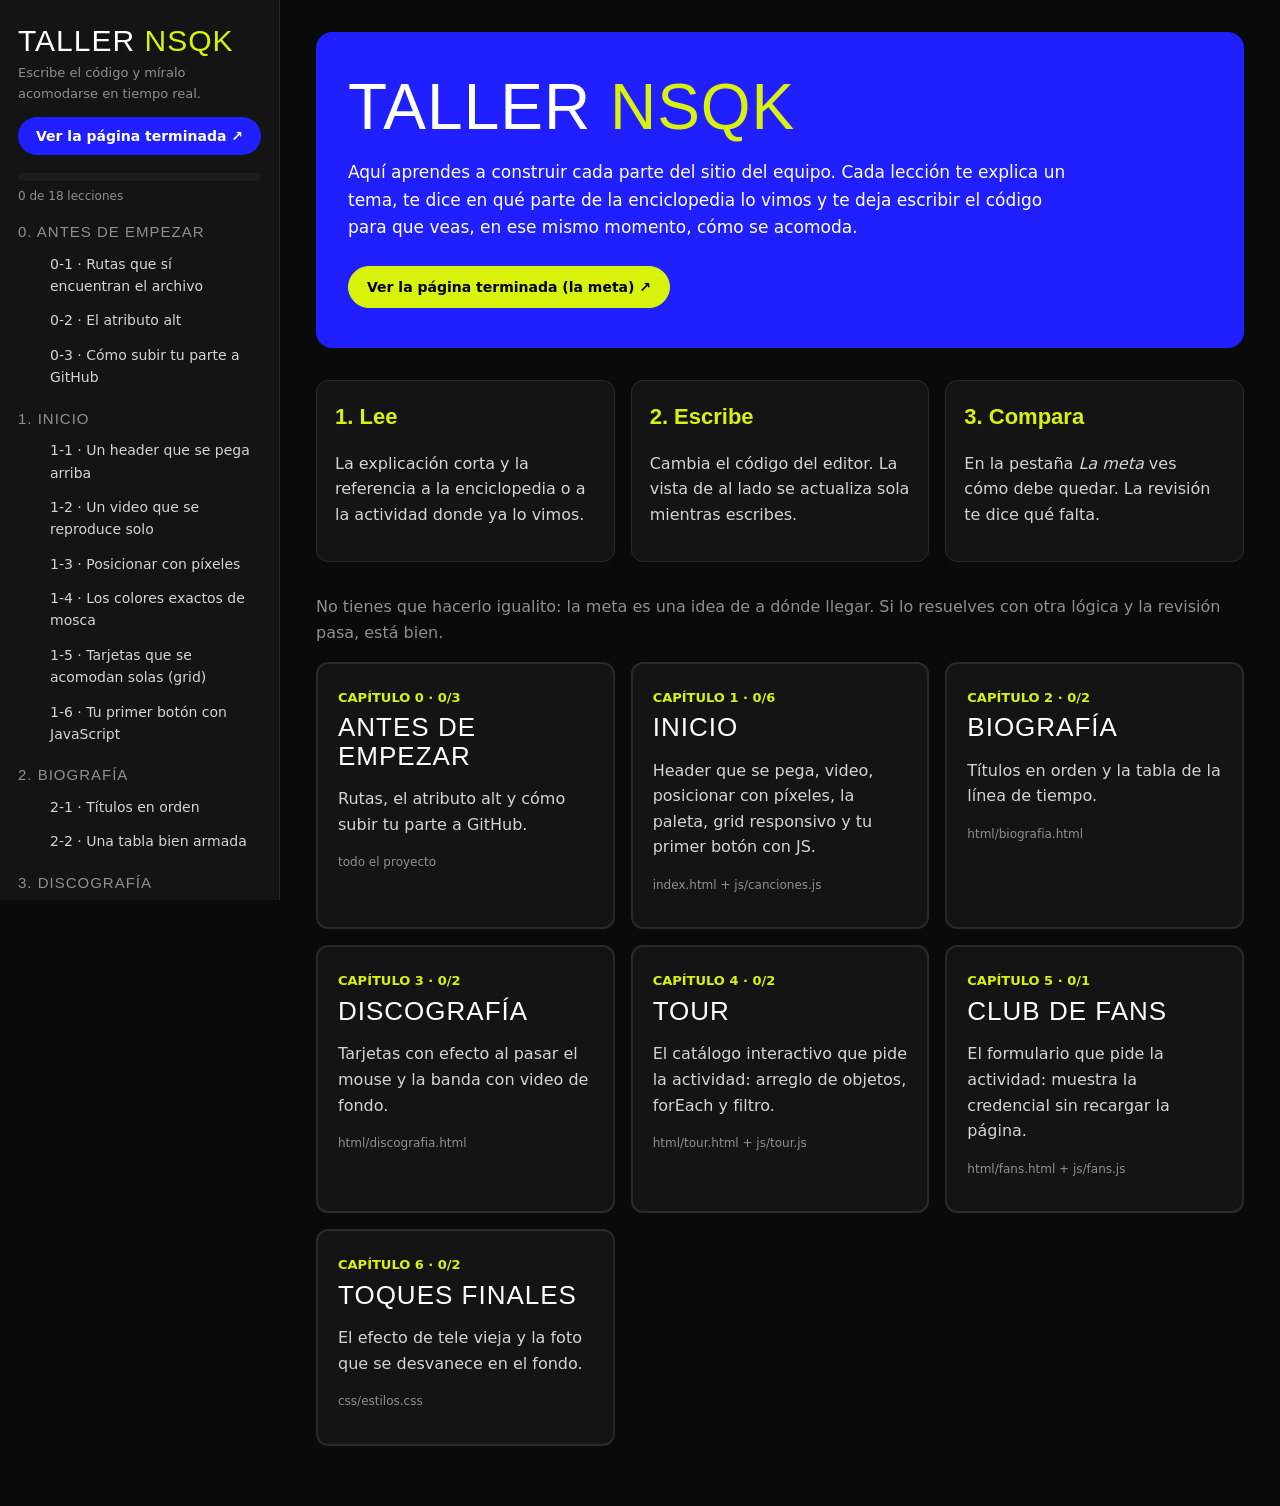
<file: index.html>
<!DOCTYPE html>
<html lang="es">
<head>
    <meta charset="UTF-8">
    <meta name="viewport" content="width=device-width, initial-scale=1.0">
    <title>Taller NSQK</title>
    <link rel="stylesheet" href="css/taller.css">
</head>
<body>

    <div class="app">

        <!-- Menu de capitulos y lecciones (lo llena taller.js) -->
        <aside class="lateral" id="lateral">
            <a href="#" class="marca">Taller <span>NSQK</span></a>
            <p class="lema">Escribe el código y míralo acomodarse en tiempo real.</p>
            <a href="meta/index.html" target="_blank" class="enlace-meta">Ver la página terminada ↗</a>
            <div class="progreso">
                <div class="progreso-barra"><div id="progreso-relleno"></div></div>
                <p id="progreso-texto">0 de 0 lecciones</p>
            </div>
            <nav id="menu"></nav>
        </aside>

        <button class="boton-menu" id="boton-menu" type="button">☰ Lecciones</button>

        <main class="contenido" id="contenido"></main>

    </div>

    <script src="js/lecciones.js"></script>
    <script src="js/taller.js"></script>
</body>
</html>
</file>
<file: css/taller.css>
/* Taller NSQK: estilos de la herramienta (no del proyecto) */

:root {
    --fondo: #0a0a0a;
    --panel: #141414;
    --panel-2: #1c1c1c;
    --borde: #2a2a2a;
    --texto: #d4d4d4;
    --suave: #8f8f8f;
    --azul: #1f1fff;
    --verde: #d9f20b;
    --rojo: #f87171;
    --bien: #4ade80;
    --codigo: #0d0d14;
}

* { box-sizing: border-box; }

body {
    margin: 0;
    background-color: var(--fondo);
    color: var(--texto);
    font-family: "Segoe UI", system-ui, -apple-system, Arial, sans-serif;
    line-height: 1.6;
}

h1, h2, h3, .marca {
    font-family: Impact, "Arial Narrow Bold", "Arial Black", sans-serif;
    text-transform: uppercase;
    letter-spacing: 1px;
    font-weight: normal;
    color: white;
    line-height: 1.1;
}

a { color: var(--verde); }

code {
    font-family: Consolas, "Cascadia Code", monospace;
    background: var(--panel-2);
    border: 1px solid var(--borde);
    border-radius: 4px;
    padding: 1px 5px;
    font-size: 0.9em;
    color: #f5f5f5;
}

pre {
    background: var(--codigo);
    border: 1px solid var(--borde);
    border-radius: 8px;
    padding: 12px 14px;
    overflow-x: auto;
    font-size: 13px;
    line-height: 1.5;
}

pre code { background: none; border: 0; padding: 0; }

/* ===== Estructura: menu a la izquierda, leccion a la derecha ===== */
.app {
    display: grid;
    grid-template-columns: 280px minmax(0, 1fr);
    min-height: 100vh;
}

.lateral {
    position: sticky;
    top: 0;
    z-index: 20;
    height: 100vh;
    overflow-y: auto;
    background: var(--panel);
    border-right: 1px solid var(--borde);
    padding: 24px 18px;
}

.marca {
    display: block;
    font-size: 30px;
    text-decoration: none;
    color: white;
}

.marca span { color: var(--verde); }

.lema { color: var(--suave); font-size: 13px; margin: 6px 0 12px; }

/* Enlace a la pagina terminada (la meta completa) */
.enlace-meta {
    display: block;
    text-align: center;
    background: var(--azul);
    color: white;
    font-weight: bold;
    font-size: 14px;
    text-decoration: none;
    border-radius: 99px;
    padding: 8px 12px;
    margin-bottom: 18px;
}

.enlace-meta:hover { background: white; color: black; }

.ver-meta-pagina {
    display: inline-block;
    margin-left: 10px;
    font-size: 13px;
    text-transform: none;
    letter-spacing: 0;
}

.progreso-barra {
    height: 8px;
    background: var(--panel-2);
    border-radius: 99px;
    overflow: hidden;
}

#progreso-relleno {
    height: 100%;
    width: 0;
    background: var(--verde);
    transition: width 0.4s;
}

#progreso-texto { font-size: 12px; color: var(--suave); margin: 6px 0 18px; }

.capitulo-menu { margin-bottom: 16px; }

.capitulo-menu h3 {
    font-size: 15px;
    color: var(--suave);
    margin: 0 0 6px;
}

.capitulo-menu a {
    display: flex;
    gap: 8px;
    align-items: baseline;
    padding: 6px 8px;
    border-radius: 6px;
    color: var(--texto);
    text-decoration: none;
    font-size: 14px;
}

.capitulo-menu a:hover { background: var(--panel-2); }
.capitulo-menu a.activa { background: var(--azul); color: white; }
.capitulo-menu .marca-hecha { width: 16px; flex-shrink: 0; color: var(--bien); }

.boton-menu { display: none; }

.contenido {
    padding: 32px 36px 60px;
    min-width: 0;
}

/* ===== Pantalla de inicio ===== */
.portada {
    background: var(--azul);
    border-radius: 16px;
    padding: 40px 32px;
    margin-bottom: 32px;
}

.portada h1 { font-size: 64px; margin: 0; }
.portada h1 span { color: var(--verde); }
.portada p { color: white; max-width: 720px; font-size: 17px; }

.pasos {
    display: grid;
    grid-template-columns: repeat(3, minmax(0, 1fr));
    gap: 16px;
    margin-bottom: 32px;
}

.paso {
    background: var(--panel);
    border: 1px solid var(--borde);
    border-radius: 12px;
    padding: 18px;
}

.paso b { color: var(--verde); font-size: 22px; font-family: Impact, sans-serif; }

.tarjetas-capitulos {
    display: grid;
    grid-template-columns: repeat(auto-fill, minmax(250px, 1fr));
    gap: 16px;
}

.tarjeta-capitulo {
    display: block;
    background: var(--panel);
    border: 2px solid var(--borde);
    border-radius: 12px;
    padding: 20px;
    color: var(--texto);
    text-decoration: none;
    transition: border-color 0.2s, transform 0.2s;
}

.tarjeta-capitulo:hover { border-color: var(--verde); transform: translateY(-4px); }
.tarjeta-capitulo h2 { font-size: 26px; margin: 4px 0 8px; }
.tarjeta-capitulo .numero { color: var(--verde); font-size: 13px; font-weight: bold; text-transform: uppercase; }
.tarjeta-capitulo .archivo { font-size: 12px; color: var(--suave); }

/* ===== Pantalla de leccion ===== */
.encabezado-leccion .ruta-capitulo {
    color: var(--verde);
    font-weight: bold;
    font-size: 13px;
    text-transform: uppercase;
    letter-spacing: 1px;
}

.encabezado-leccion h1 { font-size: 44px; margin: 4px 0 20px; }

.leccion {
    display: grid;
    grid-template-columns: minmax(0, 1fr) minmax(0, 1fr);
    gap: 28px;
    align-items: start;
}

.leccion.solo-lectura { grid-template-columns: minmax(0, 820px); }

.columna-vista {
    position: sticky;
    top: 20px;
    z-index: 5;
}

.caja {
    background: var(--panel);
    border: 1px solid var(--borde);
    border-radius: 12px;
    padding: 18px 20px;
    margin-bottom: 18px;
}

.caja h2 { font-size: 20px; margin: 0 0 10px; }
.caja p:first-of-type { margin-top: 0; }

.caja-referencia { border-left: 4px solid var(--azul); }
.caja-referencia ul { margin: 0; padding-left: 20px; font-size: 14px; }

.caja-tarea { border-left: 4px solid var(--verde); }

.pistas summary { cursor: pointer; color: var(--verde); font-weight: bold; }
.pistas li { margin: 6px 0; }

/* Editor de codigo con numeros de linea */
.editor {
    display: flex;
    background: var(--codigo);
    border: 1px solid var(--borde);
    border-radius: 10px;
    overflow: hidden;
    font-family: Consolas, "Cascadia Code", monospace;
    font-size: 14px;
    line-height: 1.6;
}

.editor-etiqueta {
    font-size: 12px;
    color: var(--suave);
    margin: 0 0 6px;
}

.numeros {
    padding: 12px 10px;
    text-align: right;
    color: #4b4b5c;
    user-select: none;
    white-space: pre;
    overflow: hidden;
    border-right: 1px solid var(--borde);
    min-width: 42px;
}

.editor textarea {
    flex: 1;
    min-width: 0;
    min-height: 320px;
    background: transparent;
    color: #ececec;
    border: 0;
    outline: none;
    resize: vertical;
    padding: 12px;
    font: inherit;
    line-height: inherit;
    white-space: pre;
    overflow: auto;
    tab-size: 4;
}

.botones {
    display: flex;
    flex-wrap: wrap;
    gap: 10px;
    margin-top: 12px;
}

.boton {
    border: 0;
    border-radius: 99px;
    padding: 9px 18px;
    font-weight: bold;
    font-size: 14px;
    cursor: pointer;
    background: var(--panel-2);
    color: var(--texto);
    border: 1px solid var(--borde);
}

.boton:hover { border-color: var(--suave); }
.boton-principal { background: var(--verde); color: black; border-color: var(--verde); }
.boton-principal:hover { background: white; border-color: white; }

/* Vista previa */
.barra-vista {
    display: flex;
    flex-wrap: wrap;
    justify-content: space-between;
    gap: 8px;
    margin-bottom: 10px;
}

.pestanas, .tamanos { display: flex; gap: 6px; }

.pestana {
    background: var(--panel-2);
    border: 1px solid var(--borde);
    color: var(--texto);
    border-radius: 8px;
    padding: 6px 12px;
    font-size: 13px;
    cursor: pointer;
}

.pestana.activa { background: var(--azul); border-color: var(--azul); color: white; }

.marco-vista {
    height: 460px;
    background: #000;
    border: 1px solid var(--borde);
    border-radius: 12px;
    overflow: hidden;
}

.marco-vista iframe {
    display: block;
    width: 100%;
    height: 100%;
    border: 0;
    background: #000;
    margin: 0 auto;
}

.marco-vista.celular iframe {
    width: 375px;
    max-width: 100%;
    border-left: 1px dashed #333;
    border-right: 1px dashed #333;
}

.nota-meta { font-size: 12px; color: var(--suave); margin: 8px 0 0; }

/* Revision automatica */
.revision ul { list-style: none; margin: 0; padding: 0; }

.revision li {
    display: flex;
    gap: 10px;
    padding: 6px 0;
    border-bottom: 1px solid var(--borde);
    font-size: 14px;
}

.revision li:last-child { border-bottom: 0; }
.revision .icono { width: 18px; flex-shrink: 0; font-weight: bold; }
.revision .si .icono { color: var(--bien); }
.revision .no .icono { color: var(--rojo); }

.felicidades {
    background: var(--verde);
    color: black;
    border-radius: 12px;
    padding: 16px 20px;
    margin-bottom: 18px;
    display: flex;
    flex-wrap: wrap;
    gap: 12px;
    align-items: center;
    justify-content: space-between;
}

.felicidades strong { font-family: Impact, sans-serif; font-size: 24px; text-transform: uppercase; font-weight: normal; }
.felicidades .boton { background: black; color: white; border-color: black; }

.navegacion-leccion {
    display: flex;
    justify-content: space-between;
    gap: 12px;
    margin-top: 28px;
}

/* ===== Pantallas medianas: la vista va abajo del editor ===== */
@media (max-width: 1200px) {
    .leccion { grid-template-columns: minmax(0, 1fr); }
    .columna-vista { position: static; }
}

/* ===== Celular: el menu se esconde y se abre con un boton ===== */
@media (max-width: 860px) {
    .app { grid-template-columns: minmax(0, 1fr); }

    .lateral {
        position: fixed;
        inset: 0 auto 0 0;
        width: 290px;
        z-index: 40;
        transform: translateX(-100%);
        transition: transform 0.25s;
    }

    .lateral.abierta { transform: translateX(0); box-shadow: 0 0 0 100vmax rgba(0, 0, 0, 0.6); }

    .boton-menu {
        display: block;
        position: sticky;
        top: 0;
        z-index: 30;
        width: 100%;
        border: 0;
        border-bottom: 1px solid var(--borde);
        background: var(--panel);
        color: white;
        font-weight: bold;
        text-align: left;
        padding: 14px 16px;
        cursor: pointer;
    }

    .contenido { padding: 20px 16px 48px; }
    .portada { padding: 28px 20px; }
    .portada h1 { font-size: 44px; }
    .pasos { grid-template-columns: minmax(0, 1fr); }
    .encabezado-leccion h1 { font-size: 32px; }
    .marco-vista { height: 420px; }
}
</file>
